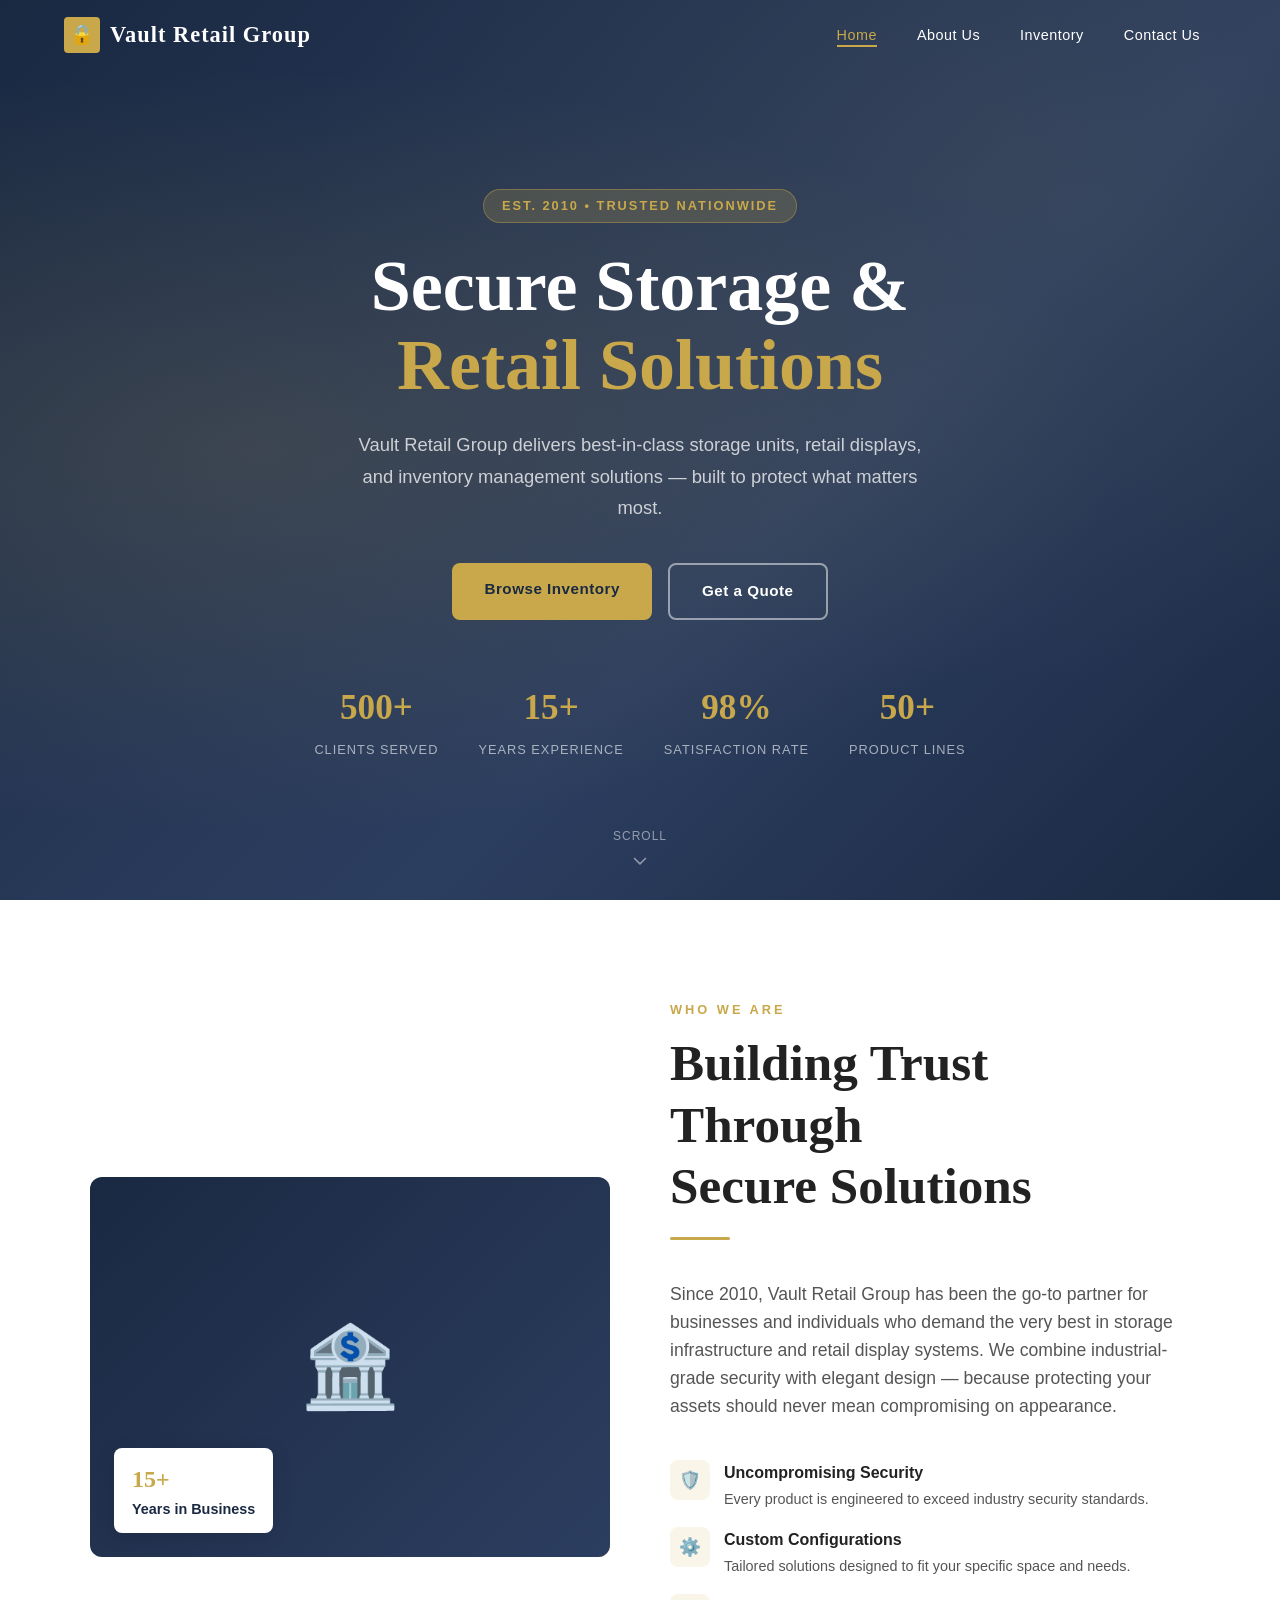
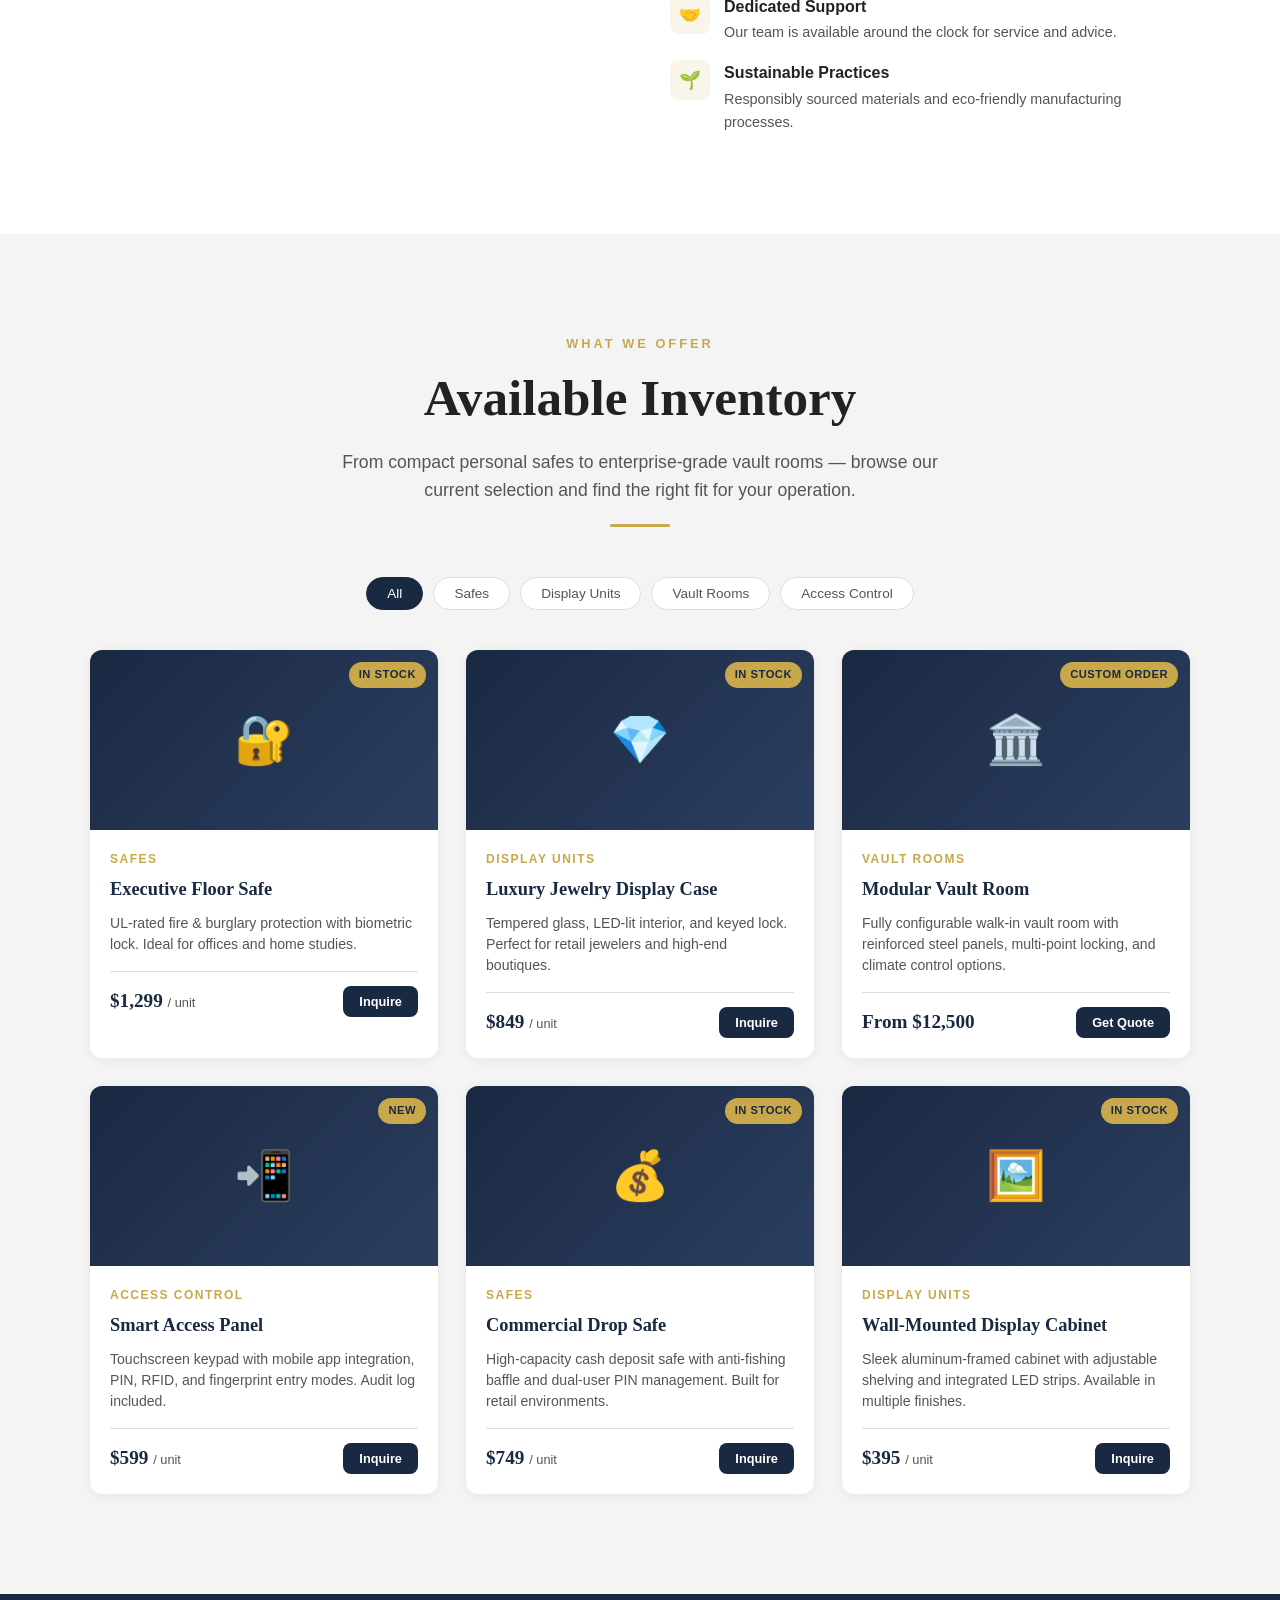
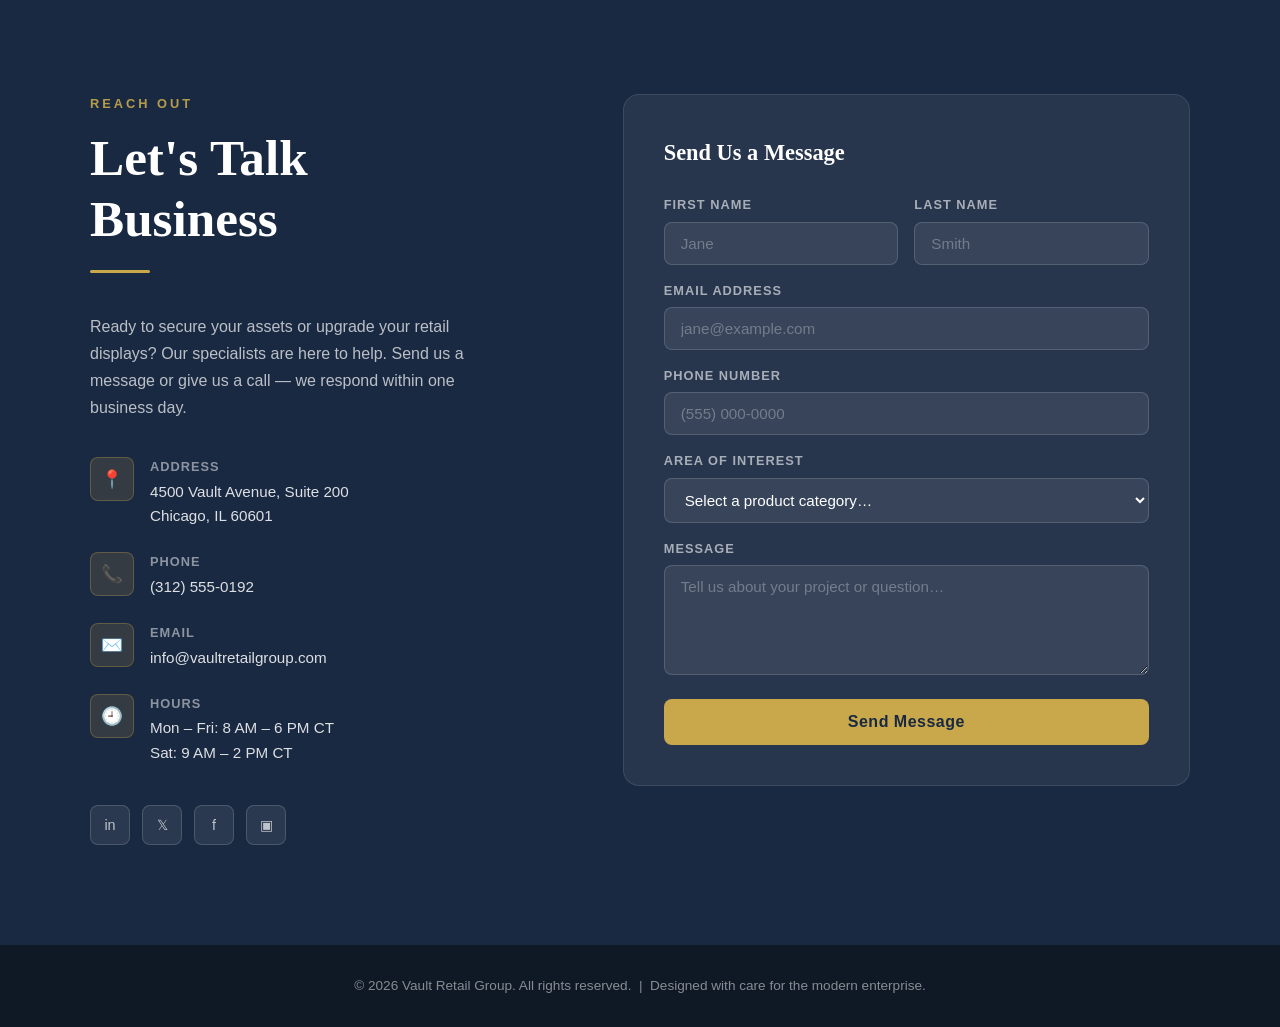
<file: index.html>
<!DOCTYPE html>
<html lang="en">
<head>
  <meta charset="UTF-8" />
  <meta name="viewport" content="width=device-width, initial-scale=1.0" />
  <meta name="description" content="Vault Retail Group — Secure storage and retail solutions you can trust." />
  <title>Vault Retail Group</title>
  <link rel="stylesheet" href="css/styles.css" />
</head>
<body>

  <!-- ===================== NAVIGATION ===================== -->
  <nav id="navbar" role="navigation" aria-label="Main navigation">
    <a class="nav-logo" href="#home" aria-label="Vault Retail Group home">
      <div class="nav-logo-icon" aria-hidden="true">🔒</div>
      Vault Retail Group
    </a>

    <button class="nav-toggle" id="nav-toggle" aria-expanded="false" aria-controls="nav-links" aria-label="Toggle menu">
      <span></span>
      <span></span>
      <span></span>
    </button>

    <ul class="nav-links" id="nav-links" role="list">
      <li><a href="#home"      data-section="home"      class="active">Home</a></li>
      <li><a href="#about"     data-section="about"              >About Us</a></li>
      <li><a href="#inventory" data-section="inventory"          >Inventory</a></li>
      <li><a href="#contact"   data-section="contact"            >Contact Us</a></li>
    </ul>
  </nav>

  <!-- ===================== HOME ===================== -->
  <section id="home" class="site-section" aria-label="Home">
    <div class="section-inner" style="z-index:1; position:relative;">
      <div class="hero-badge">Est. 2010 &bull; Trusted Nationwide</div>

      <h1 class="hero-title">
        Secure Storage &amp;<br><span>Retail Solutions</span>
      </h1>

      <p class="hero-subtitle">
        Vault Retail Group delivers best-in-class storage units, retail displays,
        and inventory management solutions — built to protect what matters most.
      </p>

      <div class="hero-actions">
        <a href="#inventory" class="btn btn-primary">Browse Inventory</a>
        <a href="#contact"   class="btn btn-outline">Get a Quote</a>
      </div>

      <div class="hero-stats">
        <div class="hero-stat">
          <span class="hero-stat-number">500+</span>
          <span class="hero-stat-label">Clients Served</span>
        </div>
        <div class="hero-stat">
          <span class="hero-stat-number">15+</span>
          <span class="hero-stat-label">Years Experience</span>
        </div>
        <div class="hero-stat">
          <span class="hero-stat-number">98%</span>
          <span class="hero-stat-label">Satisfaction Rate</span>
        </div>
        <div class="hero-stat">
          <span class="hero-stat-number">50+</span>
          <span class="hero-stat-label">Product Lines</span>
        </div>
      </div>
    </div>

    <div class="scroll-cue" aria-hidden="true">
      <span>Scroll</span>
      <svg width="16" height="16" viewBox="0 0 16 16"><path d="M8 10.94L1.53 4.47l1.06-1.06L8 8.82l5.41-5.41 1.06 1.06z"/></svg>
    </div>
  </section>

  <!-- ===================== ABOUT US ===================== -->
  <section id="about" class="site-section" aria-label="About Us">
    <div class="section-inner">
      <div class="about-grid">

        <!-- Visual column -->
        <div class="about-visual reveal">
          <div class="about-image-block" role="img" aria-label="Vault Retail Group illustration">
            🏦
          </div>
          <div class="about-badge">
            <span>15+</span>
            Years in Business
          </div>
        </div>

        <!-- Text column -->
        <div class="reveal">
          <p class="section-eyebrow">Who We Are</p>
          <h2 class="section-title">Building Trust Through<br>Secure Solutions</h2>
          <div class="divider"></div>
          <p class="section-subtitle">
            Since 2010, Vault Retail Group has been the go-to partner for businesses
            and individuals who demand the very best in storage infrastructure and
            retail display systems. We combine industrial-grade security with
            elegant design — because protecting your assets should never mean
            compromising on appearance.
          </p>

          <ul class="values-list">
            <li>
              <div class="value-icon" aria-hidden="true">🛡️</div>
              <div class="value-text">
                <strong>Uncompromising Security</strong>
                <p>Every product is engineered to exceed industry security standards.</p>
              </div>
            </li>
            <li>
              <div class="value-icon" aria-hidden="true">⚙️</div>
              <div class="value-text">
                <strong>Custom Configurations</strong>
                <p>Tailored solutions designed to fit your specific space and needs.</p>
              </div>
            </li>
            <li>
              <div class="value-icon" aria-hidden="true">🤝</div>
              <div class="value-text">
                <strong>Dedicated Support</strong>
                <p>Our team is available around the clock for service and advice.</p>
              </div>
            </li>
            <li>
              <div class="value-icon" aria-hidden="true">🌱</div>
              <div class="value-text">
                <strong>Sustainable Practices</strong>
                <p>Responsibly sourced materials and eco-friendly manufacturing processes.</p>
              </div>
            </li>
          </ul>
        </div>

      </div>
    </div>
  </section>

  <!-- ===================== INVENTORY ===================== -->
  <section id="inventory" class="site-section" aria-label="Inventory Available">
    <div class="section-inner">

      <div class="inventory-header reveal">
        <p class="section-eyebrow">What We Offer</p>
        <h2 class="section-title">Available Inventory</h2>
        <p class="section-subtitle">
          From compact personal safes to enterprise-grade vault rooms — browse our
          current selection and find the right fit for your operation.
        </p>
        <div class="divider" style="margin:0 auto 32px;"></div>
      </div>

      <div class="filter-tabs reveal" role="tablist" aria-label="Filter inventory">
        <button class="filter-tab active" data-filter="all"     role="tab" aria-selected="true" >All</button>
        <button class="filter-tab"        data-filter="safe"    role="tab" aria-selected="false">Safes</button>
        <button class="filter-tab"        data-filter="display" role="tab" aria-selected="false">Display Units</button>
        <button class="filter-tab"        data-filter="vault"   role="tab" aria-selected="false">Vault Rooms</button>
        <button class="filter-tab"        data-filter="access"  role="tab" aria-selected="false">Access Control</button>
      </div>

      <div class="inventory-grid">

        <!-- Card 1 -->
        <article class="inventory-card reveal" data-category="safe">
          <div class="card-image" role="img" aria-label="Executive Floor Safe">
            🔐
            <span class="card-badge">In Stock</span>
          </div>
          <div class="card-body">
            <p class="card-category">Safes</p>
            <h3 class="card-title">Executive Floor Safe</h3>
            <p class="card-description">
              UL-rated fire &amp; burglary protection with biometric lock.
              Ideal for offices and home studies.
            </p>
            <div class="card-footer">
              <div class="card-price">$1,299 <span>/ unit</span></div>
              <button class="btn-card">Inquire</button>
            </div>
          </div>
        </article>

        <!-- Card 2 -->
        <article class="inventory-card reveal" data-category="display">
          <div class="card-image" role="img" aria-label="Luxury Jewelry Display Case">
            💎
            <span class="card-badge">In Stock</span>
          </div>
          <div class="card-body">
            <p class="card-category">Display Units</p>
            <h3 class="card-title">Luxury Jewelry Display Case</h3>
            <p class="card-description">
              Tempered glass, LED-lit interior, and keyed lock. Perfect for
              retail jewelers and high-end boutiques.
            </p>
            <div class="card-footer">
              <div class="card-price">$849 <span>/ unit</span></div>
              <button class="btn-card">Inquire</button>
            </div>
          </div>
        </article>

        <!-- Card 3 -->
        <article class="inventory-card reveal" data-category="vault">
          <div class="card-image" role="img" aria-label="Modular Vault Room">
            🏛️
            <span class="card-badge">Custom Order</span>
          </div>
          <div class="card-body">
            <p class="card-category">Vault Rooms</p>
            <h3 class="card-title">Modular Vault Room</h3>
            <p class="card-description">
              Fully configurable walk-in vault room with reinforced steel
              panels, multi-point locking, and climate control options.
            </p>
            <div class="card-footer">
              <div class="card-price">From $12,500</div>
              <button class="btn-card">Get Quote</button>
            </div>
          </div>
        </article>

        <!-- Card 4 -->
        <article class="inventory-card reveal" data-category="access">
          <div class="card-image" role="img" aria-label="Smart Access Control Panel">
            📲
            <span class="card-badge">New</span>
          </div>
          <div class="card-body">
            <p class="card-category">Access Control</p>
            <h3 class="card-title">Smart Access Panel</h3>
            <p class="card-description">
              Touchscreen keypad with mobile app integration, PIN, RFID,
              and fingerprint entry modes. Audit log included.
            </p>
            <div class="card-footer">
              <div class="card-price">$599 <span>/ unit</span></div>
              <button class="btn-card">Inquire</button>
            </div>
          </div>
        </article>

        <!-- Card 5 -->
        <article class="inventory-card reveal" data-category="safe">
          <div class="card-image" role="img" aria-label="Commercial Drop Safe">
            💰
            <span class="card-badge">In Stock</span>
          </div>
          <div class="card-body">
            <p class="card-category">Safes</p>
            <h3 class="card-title">Commercial Drop Safe</h3>
            <p class="card-description">
              High-capacity cash deposit safe with anti-fishing baffle and
              dual-user PIN management. Built for retail environments.
            </p>
            <div class="card-footer">
              <div class="card-price">$749 <span>/ unit</span></div>
              <button class="btn-card">Inquire</button>
            </div>
          </div>
        </article>

        <!-- Card 6 -->
        <article class="inventory-card reveal" data-category="display">
          <div class="card-image" role="img" aria-label="Wall-Mounted Display Cabinet">
            🖼️
            <span class="card-badge">In Stock</span>
          </div>
          <div class="card-body">
            <p class="card-category">Display Units</p>
            <h3 class="card-title">Wall-Mounted Display Cabinet</h3>
            <p class="card-description">
              Sleek aluminum-framed cabinet with adjustable shelving and
              integrated LED strips. Available in multiple finishes.
            </p>
            <div class="card-footer">
              <div class="card-price">$395 <span>/ unit</span></div>
              <button class="btn-card">Inquire</button>
            </div>
          </div>
        </article>

      </div><!-- /.inventory-grid -->
    </div>
  </section>

  <!-- ===================== CONTACT US ===================== -->
  <section id="contact" class="site-section" aria-label="Contact Us">
    <div class="section-inner">
      <div class="contact-grid">

        <!-- Left: info -->
        <div class="contact-info reveal">
          <p class="section-eyebrow" style="color:rgba(200,168,75,0.9);">Reach Out</p>
          <h2 class="section-title">Let's Talk<br>Business</h2>
          <div class="divider"></div>
          <p style="color:rgba(255,255,255,0.7); margin-bottom:36px; max-width:420px; line-height:1.7;">
            Ready to secure your assets or upgrade your retail displays?
            Our specialists are here to help. Send us a message or give us
            a call — we respond within one business day.
          </p>

          <ul class="contact-detail-list" aria-label="Contact details">
            <li class="contact-detail">
              <div class="contact-icon" aria-hidden="true">📍</div>
              <div class="contact-detail-text">
                <strong>Address</strong>
                <p>4500 Vault Avenue, Suite 200<br>Chicago, IL 60601</p>
              </div>
            </li>
            <li class="contact-detail">
              <div class="contact-icon" aria-hidden="true">📞</div>
              <div class="contact-detail-text">
                <strong>Phone</strong>
                <p><a href="tel:+13125550192" style="color:rgba(255,255,255,0.85);">(312) 555-0192</a></p>
              </div>
            </li>
            <li class="contact-detail">
              <div class="contact-icon" aria-hidden="true">✉️</div>
              <div class="contact-detail-text">
                <strong>Email</strong>
                <p><a href="mailto:info@vaultretailgroup.com" style="color:rgba(255,255,255,0.85);">info@vaultretailgroup.com</a></p>
              </div>
            </li>
            <li class="contact-detail">
              <div class="contact-icon" aria-hidden="true">🕘</div>
              <div class="contact-detail-text">
                <strong>Hours</strong>
                <p>Mon – Fri: 8 AM – 6 PM CT<br>Sat: 9 AM – 2 PM CT</p>
              </div>
            </li>
          </ul>

          <div class="social-links" aria-label="Social media links">
            <a class="social-link" href="#" aria-label="LinkedIn">in</a>
            <a class="social-link" href="#" aria-label="Twitter / X">𝕏</a>
            <a class="social-link" href="#" aria-label="Facebook">f</a>
            <a class="social-link" href="#" aria-label="Instagram">▣</a>
          </div>
        </div>

        <!-- Right: form -->
        <div class="contact-form-card reveal">
          <h3 class="form-title">Send Us a Message</h3>
          <form id="contact-form" novalidate>
            <div class="form-row">
              <div class="form-group">
                <label for="first-name">First Name</label>
                <input type="text" id="first-name" name="first_name" placeholder="Jane" required autocomplete="given-name" />
              </div>
              <div class="form-group">
                <label for="last-name">Last Name</label>
                <input type="text" id="last-name" name="last_name" placeholder="Smith" required autocomplete="family-name" />
              </div>
            </div>

            <div class="form-group">
              <label for="email">Email Address</label>
              <input type="email" id="email" name="email" placeholder="jane@example.com" required autocomplete="email" />
            </div>

            <div class="form-group">
              <label for="phone">Phone Number</label>
              <input type="tel" id="phone" name="phone" placeholder="(555) 000-0000" autocomplete="tel" />
            </div>

            <div class="form-group">
              <label for="interest">Area of Interest</label>
              <select id="interest" name="interest">
                <option value="" disabled selected>Select a product category…</option>
                <option value="safes">Safes</option>
                <option value="display">Display Units</option>
                <option value="vault">Vault Rooms</option>
                <option value="access">Access Control</option>
                <option value="other">Other / General Inquiry</option>
              </select>
            </div>

            <div class="form-group">
              <label for="message">Message</label>
              <textarea id="message" name="message" placeholder="Tell us about your project or question…" required></textarea>
            </div>

            <button type="submit" class="form-submit">Send Message</button>
          </form>

          <div class="form-success" id="form-success" role="alert">
            ✅ Your message has been sent! We'll be in touch within one business day.
          </div>
        </div>

      </div>
    </div>
  </section>

  <!-- ===================== FOOTER ===================== -->
  <footer>
    <p>
      &copy; <span id="year"></span> Vault Retail Group. All rights reserved.
      &nbsp;|&nbsp; Designed with care for the modern enterprise.
    </p>
  </footer>

  <script src="js/main.js"></script>
  <script>document.getElementById('year').textContent = new Date().getFullYear();</script>
</body>
</html>
</file>
<file: css/styles.css>
/* ===========================
   Vault Retail Group — Styles
   =========================== */

/* --- Reset & Base --- */
*, *::before, *::after {
  box-sizing: border-box;
  margin: 0;
  padding: 0;
}

:root {
  --color-primary:   #1a2942;
  --color-accent:    #c8a84b;
  --color-light:     #f4f4f4;
  --color-white:     #ffffff;
  --color-dark-text: #222222;
  --color-mid-text:  #555555;
  --color-border:    #dddddd;
  --nav-height:      70px;
  --section-padding: 100px 5%;
  --font-heading:    'Georgia', serif;
  --font-body:       'Helvetica Neue', Arial, sans-serif;
  --transition:      0.3s ease;
  --shadow:          0 4px 20px rgba(0, 0, 0, 0.12);
  --radius:          8px;
}

html {
  scroll-behavior: smooth;
  font-size: 16px;
}

body {
  font-family: var(--font-body);
  color: var(--color-dark-text);
  background: var(--color-white);
  line-height: 1.6;
}

img {
  max-width: 100%;
  display: block;
}

a {
  color: inherit;
  text-decoration: none;
}

/* --- Navigation --- */
#navbar {
  position: fixed;
  top: 0;
  left: 0;
  width: 100%;
  height: var(--nav-height);
  background: transparent;
  display: flex;
  align-items: center;
  justify-content: space-between;
  padding: 0 5%;
  z-index: 1000;
  transition: background var(--transition), box-shadow var(--transition);
}

#navbar.scrolled {
  background: var(--color-primary);
  box-shadow: var(--shadow);
}

.nav-logo {
  display: flex;
  align-items: center;
  gap: 10px;
  font-family: var(--font-heading);
  font-size: 1.4rem;
  font-weight: bold;
  color: var(--color-white);
  letter-spacing: 1px;
}

.nav-logo-icon {
  width: 36px;
  height: 36px;
  background: var(--color-accent);
  border-radius: 4px;
  display: flex;
  align-items: center;
  justify-content: center;
  font-size: 1.2rem;
}

.nav-links {
  display: flex;
  list-style: none;
  gap: 8px;
}

.nav-links a {
  color: var(--color-white);
  padding: 8px 16px;
  border-radius: var(--radius);
  font-size: 0.9rem;
  font-weight: 500;
  letter-spacing: 0.5px;
  transition: background var(--transition), color var(--transition);
  position: relative;
}

.nav-links a::after {
  content: '';
  position: absolute;
  bottom: 4px;
  left: 16px;
  right: 16px;
  height: 2px;
  background: var(--color-accent);
  transform: scaleX(0);
  transition: transform var(--transition);
}

.nav-links a:hover::after,
.nav-links a.active::after {
  transform: scaleX(1);
}

.nav-links a:hover,
.nav-links a.active {
  color: var(--color-accent);
}

/* Hamburger (mobile) */
.nav-toggle {
  display: none;
  flex-direction: column;
  gap: 5px;
  cursor: pointer;
  padding: 5px;
}

.nav-toggle span {
  display: block;
  width: 24px;
  height: 2px;
  background: var(--color-white);
  border-radius: 2px;
  transition: transform var(--transition), opacity var(--transition);
}

.nav-toggle.open span:nth-child(1) { transform: translateY(7px) rotate(45deg); }
.nav-toggle.open span:nth-child(2) { opacity: 0; }
.nav-toggle.open span:nth-child(3) { transform: translateY(-7px) rotate(-45deg); }

/* --- Sections — shared --- */
.site-section {
  min-height: 100vh;
  padding: var(--section-padding);
  display: flex;
  align-items: center;
  justify-content: center;
}

.section-inner {
  max-width: 1100px;
  width: 100%;
}

.section-eyebrow {
  font-size: 0.8rem;
  font-weight: 600;
  text-transform: uppercase;
  letter-spacing: 3px;
  color: var(--color-accent);
  margin-bottom: 12px;
}

.section-title {
  font-family: var(--font-heading);
  font-size: clamp(2rem, 5vw, 3.2rem);
  line-height: 1.2;
  margin-bottom: 20px;
}

.section-subtitle {
  font-size: 1.1rem;
  color: var(--color-mid-text);
  max-width: 600px;
  margin-bottom: 40px;
}

.divider {
  width: 60px;
  height: 3px;
  background: var(--color-accent);
  margin-bottom: 40px;
  border-radius: 2px;
}

/* --- #home --- */
#home {
  background: linear-gradient(135deg, var(--color-primary) 0%, #2c3e60 60%, #1a2942 100%);
  color: var(--color-white);
  text-align: center;
  padding-top: calc(var(--nav-height) + 80px);
  position: relative;
  overflow: hidden;
}

#home::before {
  content: '';
  position: absolute;
  inset: 0;
  background:
    radial-gradient(ellipse at 20% 50%, rgba(200, 168, 75, 0.15) 0%, transparent 60%),
    radial-gradient(ellipse at 80% 20%, rgba(200, 168, 75, 0.08) 0%, transparent 50%);
  pointer-events: none;
}

.hero-badge {
  display: inline-block;
  background: rgba(200, 168, 75, 0.2);
  color: var(--color-accent);
  border: 1px solid rgba(200, 168, 75, 0.4);
  padding: 6px 18px;
  border-radius: 20px;
  font-size: 0.8rem;
  font-weight: 600;
  letter-spacing: 2px;
  text-transform: uppercase;
  margin-bottom: 24px;
}

.hero-title {
  font-family: var(--font-heading);
  font-size: clamp(2.5rem, 7vw, 4.5rem);
  font-weight: bold;
  line-height: 1.1;
  margin-bottom: 24px;
}

.hero-title span {
  color: var(--color-accent);
}

.hero-subtitle {
  font-size: 1.15rem;
  color: rgba(255,255,255,0.75);
  max-width: 580px;
  margin: 0 auto 40px;
  line-height: 1.7;
}

.hero-actions {
  display: flex;
  gap: 16px;
  justify-content: center;
  flex-wrap: wrap;
  margin-bottom: 60px;
}

.btn {
  display: inline-block;
  padding: 14px 32px;
  border-radius: var(--radius);
  font-size: 0.95rem;
  font-weight: 600;
  letter-spacing: 0.5px;
  cursor: pointer;
  transition: transform var(--transition), box-shadow var(--transition), background var(--transition);
  border: none;
}

.btn:hover {
  transform: translateY(-2px);
  box-shadow: 0 8px 24px rgba(0,0,0,0.2);
}

.btn-primary {
  background: var(--color-accent);
  color: var(--color-primary);
}

.btn-primary:hover {
  background: #d9b95e;
}

.btn-outline {
  background: transparent;
  color: var(--color-white);
  border: 2px solid rgba(255,255,255,0.5);
}

.btn-outline:hover {
  border-color: var(--color-white);
  background: rgba(255,255,255,0.1);
}

.hero-stats {
  display: flex;
  gap: 40px;
  justify-content: center;
  flex-wrap: wrap;
}

.hero-stat {
  text-align: center;
}

.hero-stat-number {
  font-family: var(--font-heading);
  font-size: 2.2rem;
  font-weight: bold;
  color: var(--color-accent);
  display: block;
}

.hero-stat-label {
  font-size: 0.8rem;
  color: rgba(255,255,255,0.6);
  text-transform: uppercase;
  letter-spacing: 1px;
}

.scroll-cue {
  position: absolute;
  bottom: 30px;
  left: 50%;
  transform: translateX(-50%);
  display: flex;
  flex-direction: column;
  align-items: center;
  gap: 8px;
  color: rgba(255,255,255,0.5);
  font-size: 0.75rem;
  letter-spacing: 1px;
  text-transform: uppercase;
  animation: scrollBounce 2s ease-in-out infinite;
}

.scroll-cue svg {
  fill: currentColor;
}

@keyframes scrollBounce {
  0%, 100% { transform: translateX(-50%) translateY(0); }
  50%       { transform: translateX(-50%) translateY(8px); }
}

/* --- #about --- */
#about {
  background: var(--color-white);
}

.about-grid {
  display: grid;
  grid-template-columns: 1fr 1fr;
  gap: 60px;
  align-items: center;
}

.about-visual {
  position: relative;
}

.about-image-block {
  background: linear-gradient(135deg, var(--color-primary), #2c3e60);
  border-radius: 12px;
  height: 380px;
  display: flex;
  align-items: center;
  justify-content: center;
  color: var(--color-white);
  font-size: 5rem;
  overflow: hidden;
  position: relative;
}

.about-image-block::after {
  content: '';
  position: absolute;
  bottom: -10px;
  right: -10px;
  width: 120px;
  height: 120px;
  background: var(--color-accent);
  border-radius: 12px;
  z-index: -1;
}

.about-badge {
  position: absolute;
  bottom: 24px;
  left: 24px;
  background: var(--color-white);
  color: var(--color-primary);
  padding: 12px 18px;
  border-radius: var(--radius);
  box-shadow: var(--shadow);
  font-weight: 700;
  font-size: 0.9rem;
}

.about-badge span {
  display: block;
  font-family: var(--font-heading);
  font-size: 1.5rem;
  color: var(--color-accent);
}

.values-list {
  list-style: none;
  display: flex;
  flex-direction: column;
  gap: 16px;
}

.values-list li {
  display: flex;
  align-items: flex-start;
  gap: 14px;
}

.value-icon {
  width: 40px;
  height: 40px;
  background: rgba(200, 168, 75, 0.12);
  color: var(--color-accent);
  border-radius: 8px;
  display: flex;
  align-items: center;
  justify-content: center;
  font-size: 1.1rem;
  flex-shrink: 0;
}

.value-text strong {
  display: block;
  font-weight: 600;
  margin-bottom: 2px;
}

.value-text p {
  font-size: 0.9rem;
  color: var(--color-mid-text);
}

/* --- #inventory --- */
#inventory {
  background: var(--color-light);
}

.inventory-header {
  text-align: center;
  margin-bottom: 50px;
}

.inventory-header .section-subtitle {
  margin: 0 auto 20px;
}

.filter-tabs {
  display: flex;
  gap: 10px;
  justify-content: center;
  flex-wrap: wrap;
  margin-bottom: 40px;
}

.filter-tab {
  padding: 8px 20px;
  border: 1px solid var(--color-border);
  border-radius: 20px;
  background: var(--color-white);
  font-size: 0.85rem;
  font-weight: 500;
  cursor: pointer;
  transition: all var(--transition);
  color: var(--color-mid-text);
}

.filter-tab:hover,
.filter-tab.active {
  background: var(--color-primary);
  border-color: var(--color-primary);
  color: var(--color-white);
}

.inventory-grid {
  display: grid;
  grid-template-columns: repeat(auto-fill, minmax(300px, 1fr));
  gap: 28px;
}

.inventory-card {
  background: var(--color-white);
  border-radius: 12px;
  overflow: hidden;
  box-shadow: 0 2px 12px rgba(0,0,0,0.06);
  transition: transform var(--transition), box-shadow var(--transition);
}

.inventory-card:hover {
  transform: translateY(-4px);
  box-shadow: 0 12px 30px rgba(0,0,0,0.12);
}

.card-image {
  height: 180px;
  background: linear-gradient(135deg, var(--color-primary) 0%, #2c3e60 100%);
  display: flex;
  align-items: center;
  justify-content: center;
  font-size: 3rem;
  position: relative;
}

.card-badge {
  position: absolute;
  top: 12px;
  right: 12px;
  background: var(--color-accent);
  color: var(--color-primary);
  font-size: 0.7rem;
  font-weight: 700;
  text-transform: uppercase;
  letter-spacing: 0.5px;
  padding: 4px 10px;
  border-radius: 20px;
}

.card-body {
  padding: 20px;
}

.card-category {
  font-size: 0.75rem;
  text-transform: uppercase;
  letter-spacing: 1.5px;
  color: var(--color-accent);
  font-weight: 600;
  margin-bottom: 6px;
}

.card-title {
  font-family: var(--font-heading);
  font-size: 1.15rem;
  font-weight: bold;
  margin-bottom: 8px;
  color: var(--color-primary);
}

.card-description {
  font-size: 0.88rem;
  color: var(--color-mid-text);
  margin-bottom: 16px;
  line-height: 1.5;
}

.card-footer {
  display: flex;
  align-items: center;
  justify-content: space-between;
  border-top: 1px solid var(--color-border);
  padding-top: 14px;
}

.card-price {
  font-family: var(--font-heading);
  font-size: 1.2rem;
  font-weight: bold;
  color: var(--color-primary);
}

.card-price span {
  font-size: 0.8rem;
  color: var(--color-mid-text);
  font-family: var(--font-body);
  font-weight: normal;
}

.btn-card {
  background: var(--color-primary);
  color: var(--color-white);
  padding: 8px 16px;
  border-radius: var(--radius);
  font-size: 0.8rem;
  font-weight: 600;
  cursor: pointer;
  transition: background var(--transition);
  border: none;
}

.btn-card:hover {
  background: var(--color-accent);
  color: var(--color-primary);
}

/* --- #contact --- */
#contact {
  background: var(--color-primary);
  color: var(--color-white);
}

.contact-grid {
  display: grid;
  grid-template-columns: 1fr 1.2fr;
  gap: 60px;
  align-items: start;
}

.contact-info .section-title {
  color: var(--color-white);
}

.contact-detail-list {
  list-style: none;
  display: flex;
  flex-direction: column;
  gap: 24px;
  margin-bottom: 40px;
}

.contact-detail {
  display: flex;
  align-items: flex-start;
  gap: 16px;
}

.contact-icon {
  width: 44px;
  height: 44px;
  background: rgba(200, 168, 75, 0.15);
  border: 1px solid rgba(200, 168, 75, 0.3);
  border-radius: 8px;
  display: flex;
  align-items: center;
  justify-content: center;
  font-size: 1.1rem;
  flex-shrink: 0;
  color: var(--color-accent);
}

.contact-detail-text strong {
  display: block;
  font-size: 0.8rem;
  text-transform: uppercase;
  letter-spacing: 1px;
  color: rgba(255,255,255,0.5);
  margin-bottom: 2px;
}

.contact-detail-text p {
  color: rgba(255,255,255,0.85);
  font-size: 0.95rem;
}

.social-links {
  display: flex;
  gap: 12px;
}

.social-link {
  width: 40px;
  height: 40px;
  background: rgba(255,255,255,0.08);
  border: 1px solid rgba(255,255,255,0.15);
  border-radius: 8px;
  display: flex;
  align-items: center;
  justify-content: center;
  color: rgba(255,255,255,0.7);
  font-size: 0.9rem;
  transition: all var(--transition);
}

.social-link:hover {
  background: var(--color-accent);
  border-color: var(--color-accent);
  color: var(--color-primary);
}

/* Contact Form */
.contact-form-card {
  background: rgba(255,255,255,0.06);
  border: 1px solid rgba(255,255,255,0.1);
  border-radius: 16px;
  padding: 40px;
}

.form-title {
  font-family: var(--font-heading);
  font-size: 1.4rem;
  margin-bottom: 24px;
  color: var(--color-white);
}

.form-row {
  display: grid;
  grid-template-columns: 1fr 1fr;
  gap: 16px;
}

.form-group {
  display: flex;
  flex-direction: column;
  gap: 6px;
  margin-bottom: 16px;
}

.form-group label {
  font-size: 0.8rem;
  font-weight: 600;
  text-transform: uppercase;
  letter-spacing: 1px;
  color: rgba(255,255,255,0.6);
}

.form-group input,
.form-group select,
.form-group textarea {
  background: rgba(255,255,255,0.08);
  border: 1px solid rgba(255,255,255,0.15);
  border-radius: var(--radius);
  padding: 12px 16px;
  color: var(--color-white);
  font-family: var(--font-body);
  font-size: 0.95rem;
  transition: border-color var(--transition);
  outline: none;
  width: 100%;
}

.form-group input::placeholder,
.form-group textarea::placeholder {
  color: rgba(255,255,255,0.3);
}

.form-group input:focus,
.form-group select:focus,
.form-group textarea:focus {
  border-color: var(--color-accent);
  background: rgba(255,255,255,0.1);
}

.form-group select option {
  background: var(--color-primary);
  color: var(--color-white);
}

.form-group textarea {
  resize: vertical;
  min-height: 110px;
}

.form-submit {
  width: 100%;
  padding: 14px;
  background: var(--color-accent);
  color: var(--color-primary);
  border: none;
  border-radius: var(--radius);
  font-size: 1rem;
  font-weight: 700;
  cursor: pointer;
  letter-spacing: 0.5px;
  transition: background var(--transition), transform var(--transition);
  margin-top: 8px;
}

.form-submit:hover {
  background: #d9b95e;
  transform: translateY(-1px);
}

/* Form success message */
.form-success {
  display: none;
  text-align: center;
  padding: 20px;
  background: rgba(200, 168, 75, 0.15);
  border: 1px solid rgba(200, 168, 75, 0.4);
  border-radius: var(--radius);
  color: var(--color-accent);
  font-weight: 600;
  margin-top: 16px;
}

/* --- Footer --- */
footer {
  background: #0f1825;
  color: rgba(255,255,255,0.5);
  text-align: center;
  padding: 30px 5%;
  font-size: 0.85rem;
}

footer a {
  color: var(--color-accent);
}

/* --- Scroll-reveal animation --- */
.reveal {
  opacity: 0;
  transform: translateY(30px);
  transition: opacity 0.6s ease, transform 0.6s ease;
}

.reveal.visible {
  opacity: 1;
  transform: translateY(0);
}

/* --- Responsive --- */
@media (max-width: 900px) {
  .about-grid,
  .contact-grid {
    grid-template-columns: 1fr;
    gap: 40px;
  }

  .about-image-block {
    height: 260px;
  }

  .form-row {
    grid-template-columns: 1fr;
  }
}

@media (max-width: 700px) {
  :root {
    --section-padding: 80px 5%;
  }

  .nav-links {
    position: fixed;
    top: var(--nav-height);
    left: 0;
    width: 100%;
    background: var(--color-primary);
    flex-direction: column;
    padding: 20px 5%;
    gap: 4px;
    display: none;
  }

  .nav-links.open {
    display: flex;
  }

  .nav-toggle {
    display: flex;
  }

  .hero-stats {
    gap: 24px;
  }

  .contact-form-card {
    padding: 24px;
  }
}
</file>
